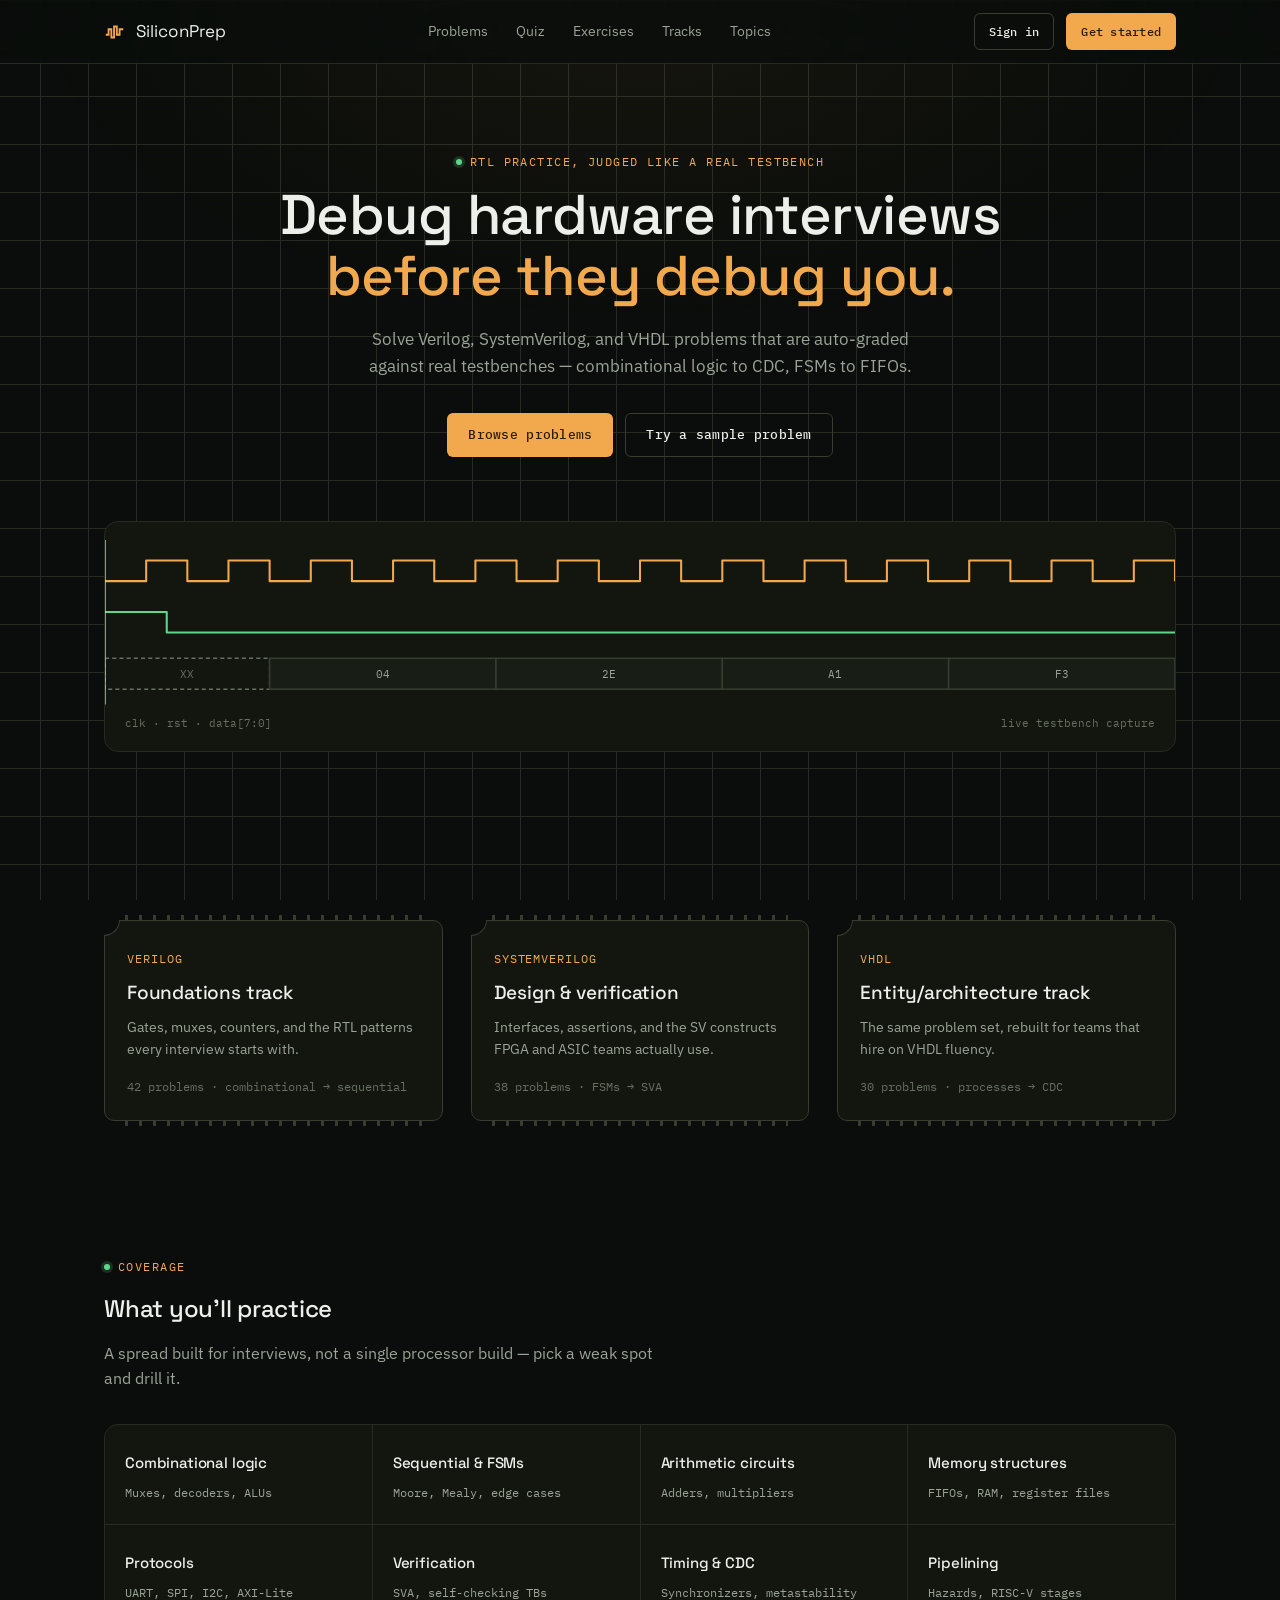
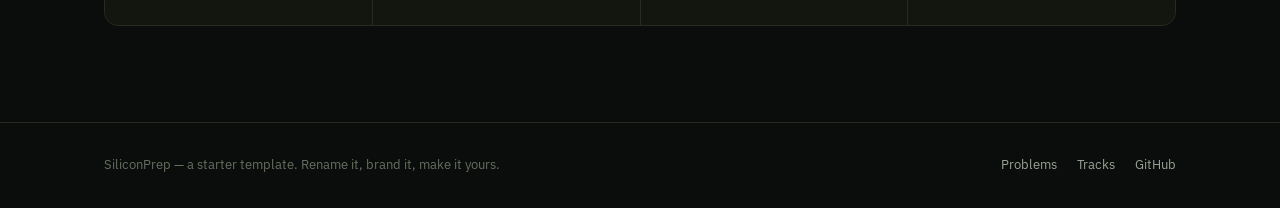
<file: siliconprep/index.html>
<!DOCTYPE html>
<html lang="en">
<head>
<meta charset="UTF-8">
<meta name="viewport" content="width=device-width, initial-scale=1.0">
<title>SiliconPrep — Practice Verilog, SystemVerilog &amp; VHDL interview problems</title>
<meta name="description" content="A LeetCode-style practice platform for hardware description languages. Solve Verilog, SystemVerilog and VHDL problems auto-graded against real testbenches.">
<link rel="icon" href="data:image/svg+xml,%3Csvg xmlns='http://www.w3.org/2000/svg' viewBox='0 0 24 24'%3E%3Crect width='24' height='24' rx='5' fill='%230a0d0b'/%3E%3Cpath d='M3 15h3v-6h3v9h3v-12h3v9h3v-6h4' stroke='%23f2a94e' stroke-width='2' fill='none'/%3E%3C/svg%3E">
<link rel="preconnect" href="https://fonts.googleapis.com">
<link rel="preconnect" href="https://fonts.gstatic.com" crossorigin>
<link href="https://fonts.googleapis.com/css2?family=IBM+Plex+Mono:wght@400;500&family=IBM+Plex+Sans:wght@400;500&family=Space+Grotesk:wght@500;600&display=swap" rel="stylesheet">
<link rel="stylesheet" href="style.css">
</head>
<body>

<nav class="nav">
  <div class="container">
    <a href="index.html" class="brand">
      <svg class="brand-mark" viewBox="0 0 24 24" fill="none" stroke="currentColor" stroke-width="2"><path d="M2 15h3v-6h3v9h3v-12h3v9h3v-6h4"/></svg>
      SiliconPrep
    </a>
    <div class="nav-links">
      <a href="problems.html">Problems</a>
      <a href="quiz.html">Quiz</a>
      <a href="c-exercises.html">Exercises</a>
      <a href="index.html#tracks">Tracks</a>
      <a href="index.html#practice">Topics</a>
    </div>
    <div class="nav-actions">
      <a href="#" class="btn btn-ghost btn-sm">Sign in</a>
      <a href="problems.html" class="btn btn-primary btn-sm">Get started</a>
    </div>
    <button class="nav-menu-btn" aria-label="Toggle menu" aria-expanded="false">
      <svg width="22" height="22" viewBox="0 0 24 24" fill="none" stroke="currentColor" stroke-width="2"><path d="M3 6h18M3 12h18M3 18h18"/></svg>
    </button>
  </div>
</nav>

<header class="hero">
  <div class="container">
    <div class="eyebrow" style="justify-content:center">RTL practice, judged like a real testbench</div>
    <h1>Debug hardware interviews <span class="hl">before they debug you.</span></h1>
    <p class="lead">Solve Verilog, SystemVerilog, and VHDL problems that are auto-graded against real testbenches — combinational logic to CDC, FSMs to FIFOs.</p>
    <div class="hero-actions">
      <a href="problems.html" class="btn btn-primary">Browse problems</a>
      <a href="problem.html" class="btn btn-ghost">Try a sample problem</a>
    </div>

    <div class="wave">
      <svg viewBox="0 0 1040 160" xmlns="http://www.w3.org/2000/svg" aria-hidden="true">
        <path d="M0,40 H40 V20 H80 V40 H120 V20 H160 V40 H200 V20 H240 V40 H280 V20 H320 V40 H360 V20 H400 V40 H440 V20 H480 V40 H520 V20 H560 V40 H600 V20 H640 V40 H680 V20 H720 V40 H760 V20 H800 V40 H840 V20 H880 V40 H920 V20 H960 V40 H1000 V20 H1040 V40" fill="none" stroke="#f2a94e" stroke-width="2" stroke-linejoin="round"/>
        <path d="M0,70 H60 V90 H1040" fill="none" stroke="#5fd68c" stroke-width="2" stroke-linejoin="round"/>
        <g font-family="IBM Plex Mono, monospace" font-size="11">
          <rect x="0" y="115" width="160" height="30" fill="none" stroke="#676f61" stroke-width="1.5" stroke-dasharray="4 3"/>
          <text x="80" y="134" text-anchor="middle" fill="#676f61">XX</text>
          <rect x="160" y="115" width="220" height="30" fill="#181d16" stroke="#363d2f" stroke-width="1.5"/>
          <text x="270" y="134" text-anchor="middle" fill="#9aa396">04</text>
          <rect x="380" y="115" width="220" height="30" fill="#181d16" stroke="#363d2f" stroke-width="1.5"/>
          <text x="490" y="134" text-anchor="middle" fill="#9aa396">2E</text>
          <rect x="600" y="115" width="220" height="30" fill="#181d16" stroke="#363d2f" stroke-width="1.5"/>
          <text x="710" y="134" text-anchor="middle" fill="#9aa396">A1</text>
          <rect x="820" y="115" width="220" height="30" fill="#181d16" stroke="#363d2f" stroke-width="1.5"/>
          <text x="930" y="134" text-anchor="middle" fill="#9aa396">F3</text>
        </g>
        <line class="wave-cursor" x1="0" y1="0" x2="0" y2="160" stroke="#ffc773" stroke-width="1.5" opacity="0.85"/>
      </svg>
      <div class="wave-labels">
        <span>clk · rst · data[7:0]</span>
        <span>live testbench capture</span>
      </div>
    </div>
  </div>
</header>

<section class="section" id="tracks">
  <div class="container">
    <div class="tracks">
      <div class="chip-card">
        <div class="chip-notch"></div>
        <div class="lang">Verilog</div>
        <h3>Foundations track</h3>
        <p>Gates, muxes, counters, and the RTL patterns every interview starts with.</p>
        <div class="topics">42 problems · combinational → sequential</div>
      </div>
      <div class="chip-card">
        <div class="chip-notch"></div>
        <div class="lang">SystemVerilog</div>
        <h3>Design &amp; verification</h3>
        <p>Interfaces, assertions, and the SV constructs FPGA and ASIC teams actually use.</p>
        <div class="topics">38 problems · FSMs → SVA</div>
      </div>
      <div class="chip-card">
        <div class="chip-notch"></div>
        <div class="lang">VHDL</div>
        <h3>Entity/architecture track</h3>
        <p>The same problem set, rebuilt for teams that hire on VHDL fluency.</p>
        <div class="topics">30 problems · processes → CDC</div>
      </div>
    </div>
  </div>
</section>

<section class="section" id="practice">
  <div class="container">
    <div class="section-head">
      <div class="eyebrow">Coverage</div>
      <h2>What you'll practice</h2>
      <p>A spread built for interviews, not a single processor build — pick a weak spot and drill it.</p>
    </div>
    <div class="topic-grid">
      <div class="topic-cell"><h4>Combinational logic</h4><span class="count">Muxes, decoders, ALUs</span></div>
      <div class="topic-cell"><h4>Sequential &amp; FSMs</h4><span class="count">Moore, Mealy, edge cases</span></div>
      <div class="topic-cell"><h4>Arithmetic circuits</h4><span class="count">Adders, multipliers</span></div>
      <div class="topic-cell"><h4>Memory structures</h4><span class="count">FIFOs, RAM, register files</span></div>
      <div class="topic-cell"><h4>Protocols</h4><span class="count">UART, SPI, I2C, AXI-Lite</span></div>
      <div class="topic-cell"><h4>Verification</h4><span class="count">SVA, self-checking TBs</span></div>
      <div class="topic-cell"><h4>Timing &amp; CDC</h4><span class="count">Synchronizers, metastability</span></div>
      <div class="topic-cell"><h4>Pipelining</h4><span class="count">Hazards, RISC-V stages</span></div>
    </div>
  </div>
</section>

<footer class="site-footer">
  <div class="container">
    <p>SiliconPrep — a starter template. Rename it, brand it, make it yours.</p>
    <div class="footer-links">
      <a href="problems.html">Problems</a>
      <a href="index.html#tracks">Tracks</a>
      <a href="#">GitHub</a>
    </div>
  </div>
</footer>

<script src="main.js"></script>
</body>
</html>
</file>
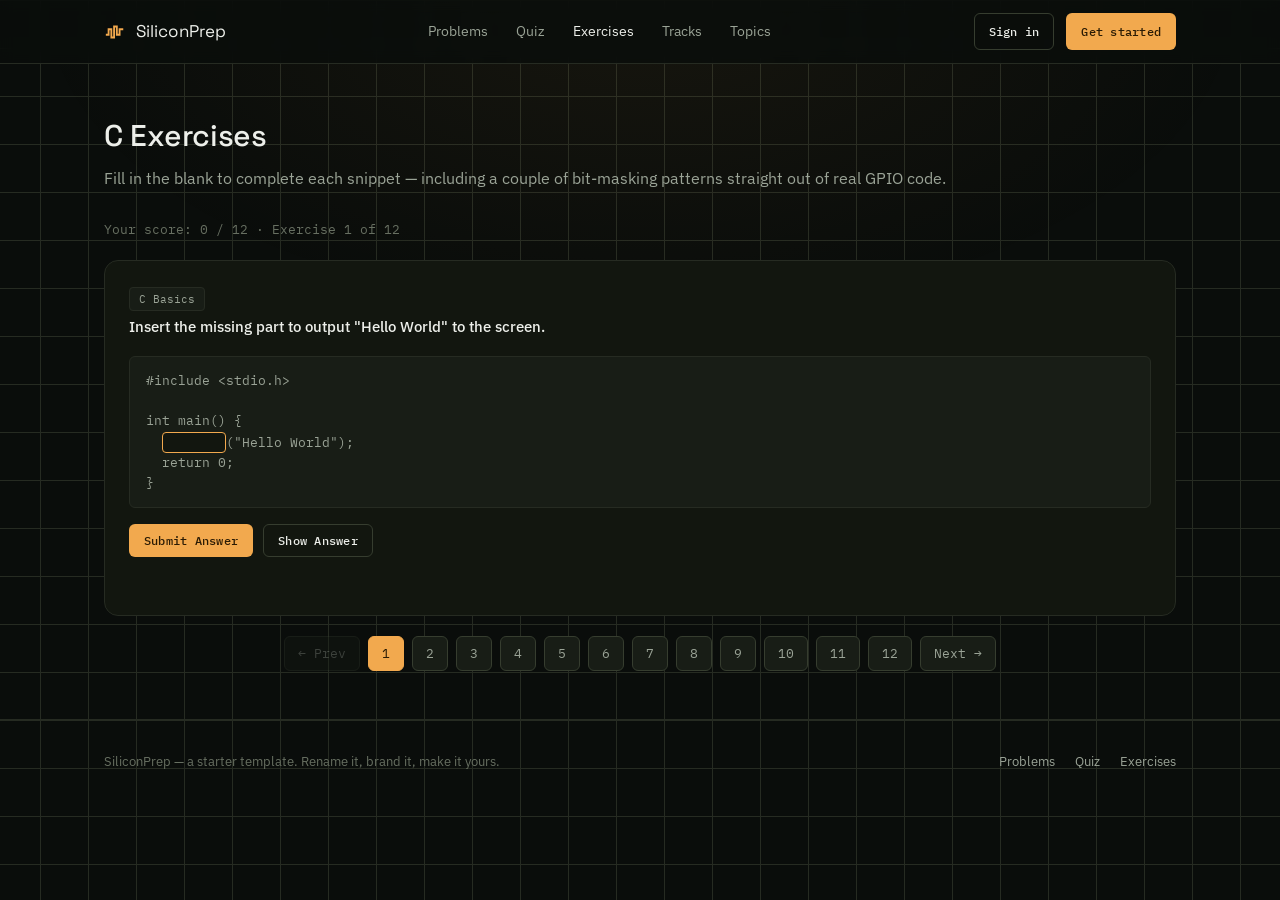
<file: siliconprep/c-exercises.html>
<!DOCTYPE html>
<html lang="en">
<head>
<meta charset="UTF-8">
<meta name="viewport" content="width=device-width, initial-scale=1.0">
<title>C Exercises — SiliconPrep</title>
<meta name="description" content="Fill-in-the-blank C coding exercises, including bit-masking patterns used in real GPIO/hardware code.">
<link rel="icon" href="data:image/svg+xml,%3Csvg xmlns='http://www.w3.org/2000/svg' viewBox='0 0 24 24'%3E%3Crect width='24' height='24' rx='5' fill='%230a0d0b'/%3E%3Cpath d='M3 15h3v-6h3v9h3v-12h3v9h3v-6h4' stroke='%23f2a94e' stroke-width='2' fill='none'/%3E%3C/svg%3E">
<link rel="preconnect" href="https://fonts.googleapis.com">
<link rel="preconnect" href="https://fonts.gstatic.com" crossorigin>
<link href="https://fonts.googleapis.com/css2?family=IBM+Plex+Mono:wght@400;500&family=IBM+Plex+Sans:wght@400;500&family=Space+Grotesk:wght@500;600&display=swap" rel="stylesheet">
<link rel="stylesheet" href="style.css">
</head>
<body>

<nav class="nav">
  <div class="container">
    <a href="index.html" class="brand">
      <svg class="brand-mark" viewBox="0 0 24 24" fill="none" stroke="currentColor" stroke-width="2"><path d="M2 15h3v-6h3v9h3v-12h3v9h3v-6h4"/></svg>
      SiliconPrep
    </a>
    <div class="nav-links">
      <a href="problems.html">Problems</a>
      <a href="quiz.html">Quiz</a>
      <a href="c-exercises.html" class="active">Exercises</a>
      <a href="index.html#tracks">Tracks</a>
      <a href="index.html#practice">Topics</a>
    </div>
    <div class="nav-actions">
      <a href="#" class="btn btn-ghost btn-sm">Sign in</a>
      <a href="problems.html" class="btn btn-primary btn-sm">Get started</a>
    </div>
    <button class="nav-menu-btn" aria-label="Toggle menu" aria-expanded="false">
      <svg width="22" height="22" viewBox="0 0 24 24" fill="none" stroke="currentColor" stroke-width="2"><path d="M3 6h18M3 12h18M3 18h18"/></svg>
    </button>
  </div>
</nav>

<div class="container">
  <div class="page-head">
    <h1>C Exercises</h1>
    <p>Fill in the blank to complete each snippet — including a couple of bit-masking patterns straight out of real GPIO code.</p>
  </div>

  <p class="quiz-summary" id="exercise-summary"></p>

  <div id="exercise-host"></div>

  <div class="quiz-pagination" id="exercise-pagination"></div>
</div>

<footer class="site-footer">
  <div class="container">
    <p>SiliconPrep — a starter template. Rename it, brand it, make it yours.</p>
    <div class="footer-links">
      <a href="problems.html">Problems</a>
      <a href="quiz.html">Quiz</a>
      <a href="c-exercises.html">Exercises</a>
    </div>
  </div>
</footer>

<script src="c-exercises-data.js"></script>
<script src="main.js"></script>
<script src="c-exercises.js"></script>
</body>
</html>
</file>
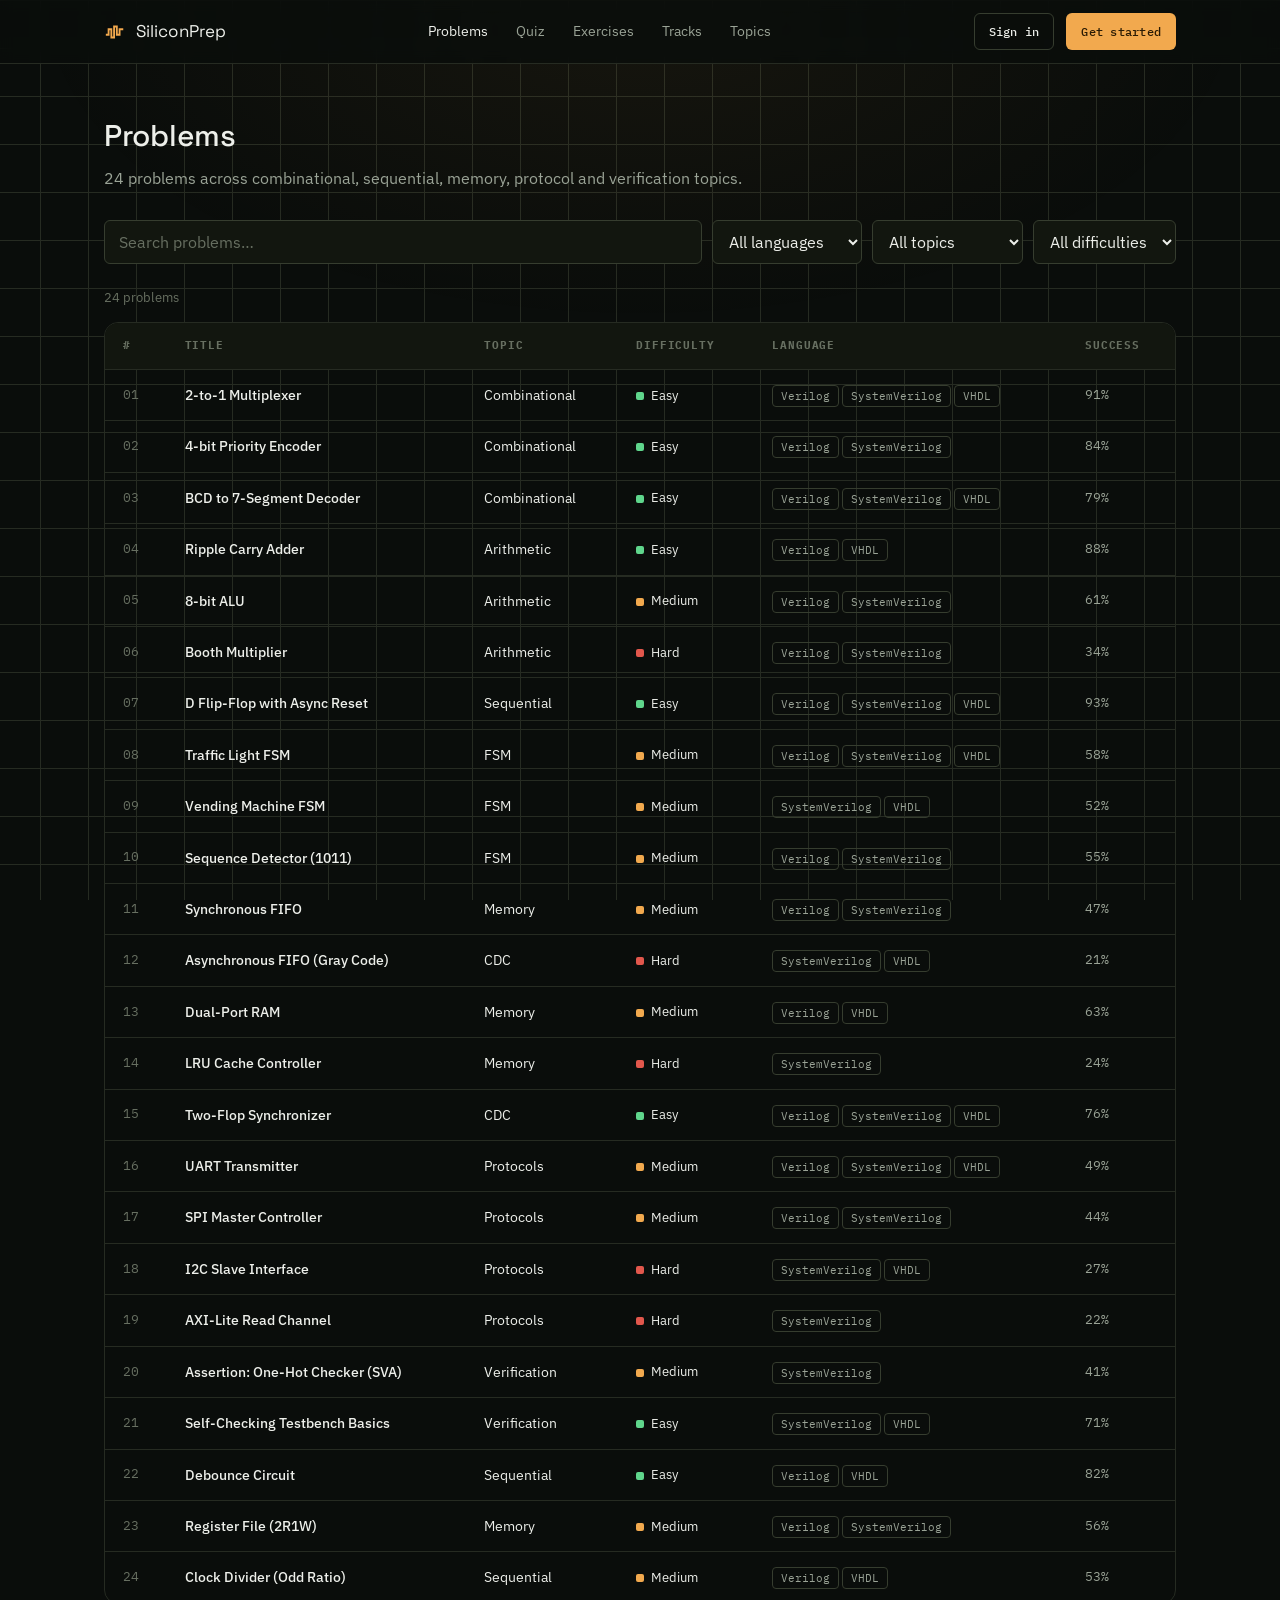
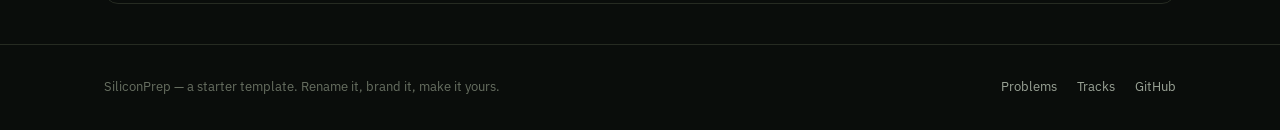
<file: siliconprep/problems.html>
<!DOCTYPE html>
<html lang="en">
<head>
<meta charset="UTF-8">
<meta name="viewport" content="width=device-width, initial-scale=1.0">
<title>Problems — SiliconPrep</title>
<meta name="description" content="Browse Verilog, SystemVerilog and VHDL practice problems by topic, language and difficulty.">
<link rel="icon" href="data:image/svg+xml,%3Csvg xmlns='http://www.w3.org/2000/svg' viewBox='0 0 24 24'%3E%3Crect width='24' height='24' rx='5' fill='%230a0d0b'/%3E%3Cpath d='M3 15h3v-6h3v9h3v-12h3v9h3v-6h4' stroke='%23f2a94e' stroke-width='2' fill='none'/%3E%3C/svg%3E">
<link rel="preconnect" href="https://fonts.googleapis.com">
<link rel="preconnect" href="https://fonts.gstatic.com" crossorigin>
<link href="https://fonts.googleapis.com/css2?family=IBM+Plex+Mono:wght@400;500&family=IBM+Plex+Sans:wght@400;500&family=Space+Grotesk:wght@500;600&display=swap" rel="stylesheet">
<link rel="stylesheet" href="style.css">
</head>
<body>

<nav class="nav">
  <div class="container">
    <a href="index.html" class="brand">
      <svg class="brand-mark" viewBox="0 0 24 24" fill="none" stroke="currentColor" stroke-width="2"><path d="M2 15h3v-6h3v9h3v-12h3v9h3v-6h4"/></svg>
      SiliconPrep
    </a>
    <div class="nav-links">
      <a href="problems.html" class="active">Problems</a>
      <a href="quiz.html">Quiz</a>
      <a href="c-exercises.html">Exercises</a>
      <a href="index.html#tracks">Tracks</a>
      <a href="index.html#practice">Topics</a>
    </div>
    <div class="nav-actions">
      <a href="#" class="btn btn-ghost btn-sm">Sign in</a>
      <a href="problems.html" class="btn btn-primary btn-sm">Get started</a>
    </div>
    <button class="nav-menu-btn" aria-label="Toggle menu" aria-expanded="false">
      <svg width="22" height="22" viewBox="0 0 24 24" fill="none" stroke="currentColor" stroke-width="2"><path d="M3 6h18M3 12h18M3 18h18"/></svg>
    </button>
  </div>
</nav>

<div class="container">
  <div class="page-head">
    <h1>Problems</h1>
    <p>24 problems across combinational, sequential, memory, protocol and verification topics.</p>
  </div>

  <div class="filter-bar">
    <input type="search" id="search" placeholder="Search problems…" aria-label="Search problems">
    <select id="filter-lang" aria-label="Filter by language">
      <option value="">All languages</option>
      <option value="verilog">Verilog</option>
      <option value="sv">SystemVerilog</option>
      <option value="vhdl">VHDL</option>
    </select>
    <select id="filter-topic" aria-label="Filter by topic">
      <option value="">All topics</option>
    </select>
    <select id="filter-difficulty" aria-label="Filter by difficulty">
      <option value="">All difficulties</option>
      <option value="easy">Easy</option>
      <option value="medium">Medium</option>
      <option value="hard">Hard</option>
    </select>
  </div>

  <p class="result-count" id="result-count"></p>

  <div class="problem-table-wrap">
    <table class="problem-table">
      <thead>
        <tr>
          <th>#</th>
          <th>Title</th>
          <th>Topic</th>
          <th>Difficulty</th>
          <th>Language</th>
          <th>Success</th>
        </tr>
      </thead>
      <tbody id="problem-rows"></tbody>
    </table>
  </div>
</div>

<footer class="site-footer">
  <div class="container">
    <p>SiliconPrep — a starter template. Rename it, brand it, make it yours.</p>
    <div class="footer-links">
      <a href="problems.html">Problems</a>
      <a href="index.html#tracks">Tracks</a>
      <a href="#">GitHub</a>
    </div>
  </div>
</footer>

<script src="problems-data.js"></script>
<script src="api.js"></script>
<script src="main.js"></script>
<script src="problems.js"></script>
</body>
</html>
</file>
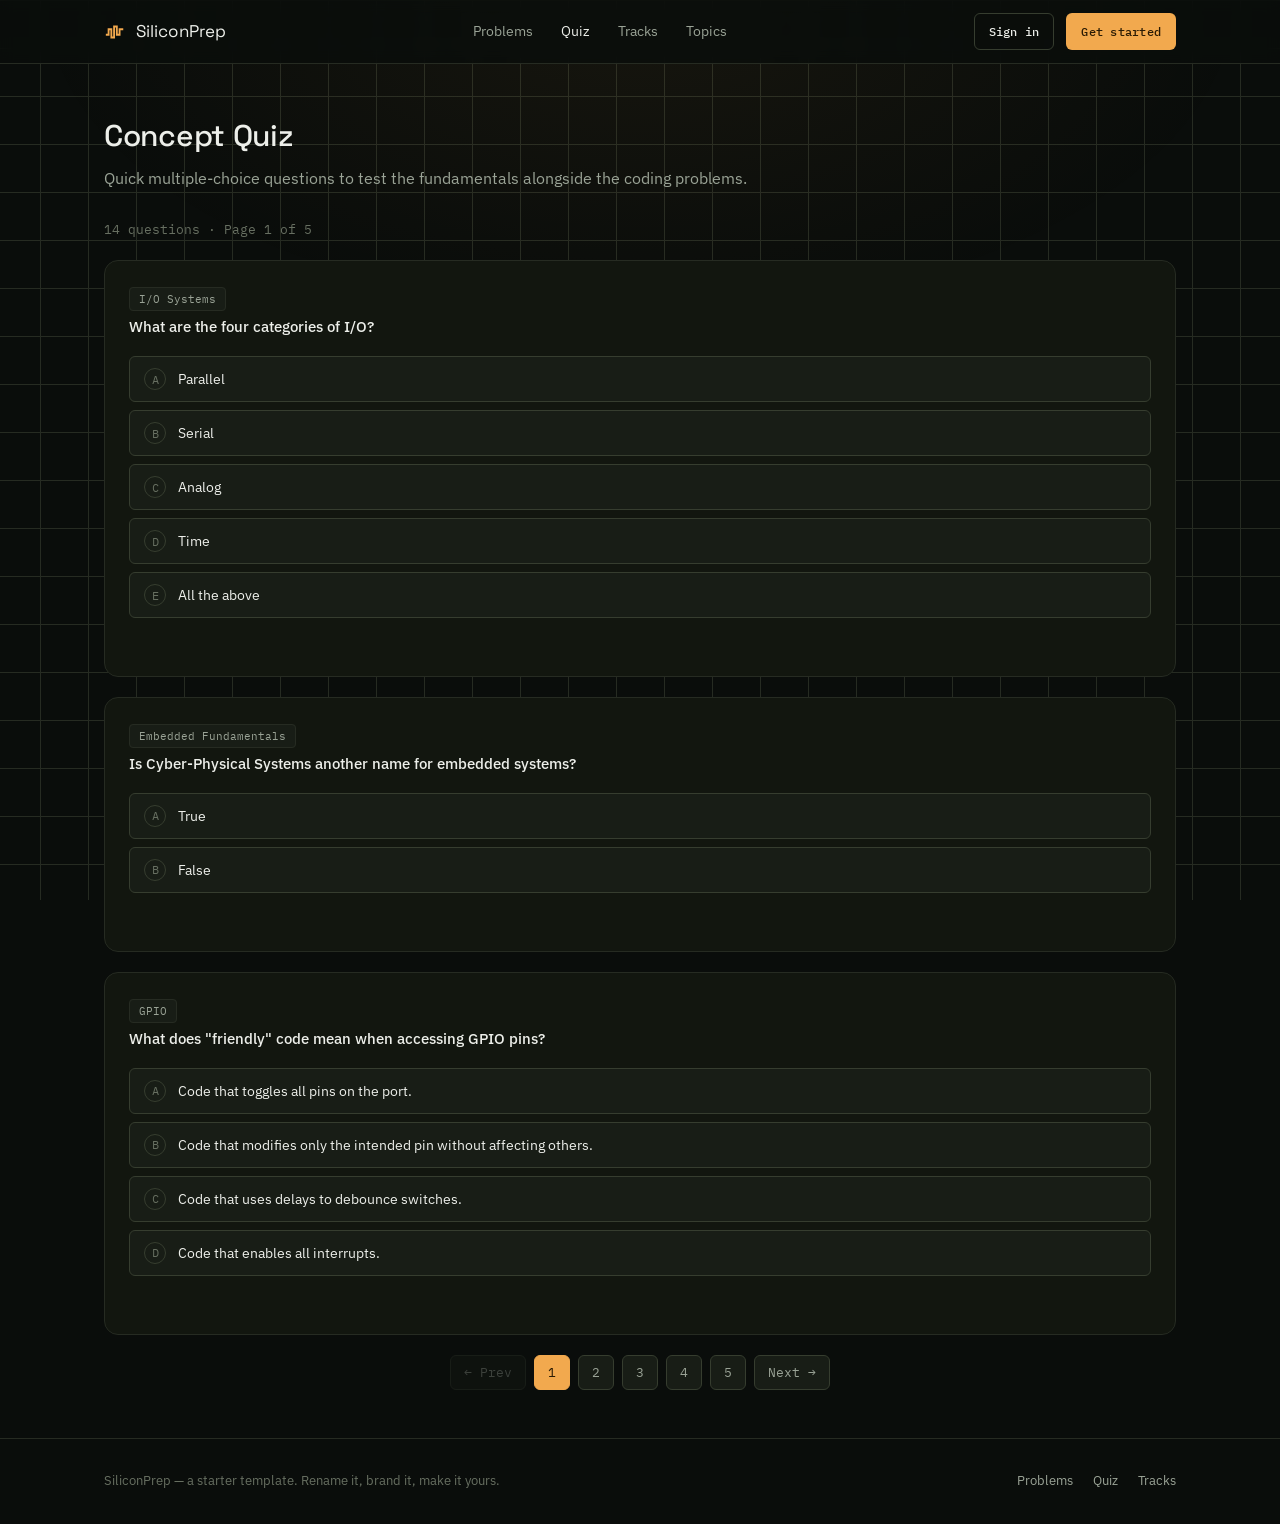
<file: siliconprep/quiz.html>
<!DOCTYPE html>
<html lang="en">
<head>
<meta charset="UTF-8">
<meta name="viewport" content="width=device-width, initial-scale=1.0">
<title>Quiz — SiliconPrep</title>
<meta name="description" content="Quick multiple-choice questions on embedded systems and hardware fundamentals.">
<link rel="icon" href="data:image/svg+xml,%3Csvg xmlns='http://www.w3.org/2000/svg' viewBox='0 0 24 24'%3E%3Crect width='24' height='24' rx='5' fill='%230a0d0b'/%3E%3Cpath d='M3 15h3v-6h3v9h3v-12h3v9h3v-6h4' stroke='%23f2a94e' stroke-width='2' fill='none'/%3E%3C/svg%3E">
<link rel="preconnect" href="https://fonts.googleapis.com">
<link rel="preconnect" href="https://fonts.gstatic.com" crossorigin>
<link href="https://fonts.googleapis.com/css2?family=IBM+Plex+Mono:wght@400;500&family=IBM+Plex+Sans:wght@400;500&family=Space+Grotesk:wght@500;600&display=swap" rel="stylesheet">
<link rel="stylesheet" href="style.css">
</head>
<body>

<nav class="nav">
  <div class="container">
    <a href="index.html" class="brand">
      <svg class="brand-mark" viewBox="0 0 24 24" fill="none" stroke="currentColor" stroke-width="2"><path d="M2 15h3v-6h3v9h3v-12h3v9h3v-6h4"/></svg>
      SiliconPrep
    </a>
    <div class="nav-links">
      <a href="problems.html">Problems</a>
      <a href="quiz.html" class="active">Quiz</a>
      <a href="index.html#tracks">Tracks</a>
      <a href="index.html#practice">Topics</a>
    </div>
    <div class="nav-actions">
      <a href="#" class="btn btn-ghost btn-sm">Sign in</a>
      <a href="problems.html" class="btn btn-primary btn-sm">Get started</a>
    </div>
    <button class="nav-menu-btn" aria-label="Toggle menu" aria-expanded="false">
      <svg width="22" height="22" viewBox="0 0 24 24" fill="none" stroke="currentColor" stroke-width="2"><path d="M3 6h18M3 12h18M3 18h18"/></svg>
    </button>
  </div>
</nav>

<div class="container">
  <div class="page-head">
    <h1>Concept Quiz</h1>
    <p>Quick multiple-choice questions to test the fundamentals alongside the coding problems.</p>
  </div>

  <p class="quiz-summary" id="quiz-summary"></p>

  <div id="quiz-list"></div>

  <div class="quiz-pagination" id="quiz-pagination"></div>
</div>

<footer class="site-footer">
  <div class="container">
    <p>SiliconPrep — a starter template. Rename it, brand it, make it yours.</p>
    <div class="footer-links">
      <a href="problems.html">Problems</a>
      <a href="quiz.html">Quiz</a>
      <a href="index.html#tracks">Tracks</a>
    </div>
  </div>
</footer>

<script src="quiz-data.js"></script>
<script src="main.js"></script>
<script src="quiz.js"></script>
</body>
</html>
</file>
<file: siliconprep/style.css>
/* =========================================================
   SiliconPrep — design tokens
   ========================================================= */
:root {
  --bg: #0a0d0b;
  --bg-elevated: #12160f;
  --bg-elevated-2: #181d16;
  --border: #262b22;
  --border-strong: #363d2f;

  --text-primary: #edefea;
  --text-secondary: #9aa396;
  --text-muted: #676f61;

  --accent: #f2a94e;
  --accent-strong: #ffc773;
  --accent-ink: #2b1b04;

  --signal-green: #5fd68c;
  --signal-green-ink: #0c2617;
  --signal-red: #e2574c;
  --signal-red-ink: #2e0f0c;

  --font-display: "Space Grotesk", sans-serif;
  --font-body: "IBM Plex Sans", sans-serif;
  --font-mono: "IBM Plex Mono", monospace;

  --radius: 6px;
  --radius-lg: 14px;
  --nav-h: 64px;
}

/* =========================================================
   Reset / base
   ========================================================= */
* { box-sizing: border-box; }
html { scroll-behavior: smooth; }
body {
  margin: 0;
  background: var(--bg);
  color: var(--text-primary);
  font-family: var(--font-body);
  font-size: 16px;
  line-height: 1.6;
  background-image:
    linear-gradient(var(--border) 1px, transparent 1px),
    linear-gradient(90deg, var(--border) 1px, transparent 1px);
  background-size: 48px 48px;
  background-position: center top;
  background-attachment: fixed;
}
body::before {
  content: "";
  position: fixed;
  inset: 0;
  background: radial-gradient(ellipse 80% 60% at 50% 0%, rgba(242, 169, 78, 0.06), transparent 60%);
  pointer-events: none;
  z-index: 0;
}
h1, h2, h3, h4 {
  font-family: var(--font-display);
  font-weight: 500;
  margin: 0 0 0.5em;
  letter-spacing: -0.01em;
  color: var(--text-primary);
}
p { margin: 0 0 1em; color: var(--text-secondary); }
a { color: inherit; text-decoration: none; }
img, svg { display: block; max-width: 100%; }
button, input, select { font-family: inherit; font-size: inherit; color: inherit; }
::selection { background: var(--accent); color: var(--accent-ink); }

a:focus-visible, button:focus-visible, input:focus-visible, select:focus-visible {
  outline: 2px solid var(--accent);
  outline-offset: 2px;
}

.container {
  max-width: 1120px;
  margin: 0 auto;
  padding: 0 24px;
  position: relative;
  z-index: 1;
}

.eyebrow {
  font-family: var(--font-mono);
  font-size: 12px;
  letter-spacing: 0.12em;
  text-transform: uppercase;
  color: var(--accent);
  display: flex;
  align-items: center;
  gap: 8px;
  margin-bottom: 14px;
}
.eyebrow::before {
  content: "";
  width: 6px;
  height: 6px;
  border-radius: 50%;
  background: var(--signal-green);
  box-shadow: 0 0 0 3px rgba(95, 214, 140, 0.18);
}

/* =========================================================
   Buttons
   ========================================================= */
.btn {
  display: inline-flex;
  align-items: center;
  justify-content: center;
  gap: 8px;
  padding: 11px 20px;
  border-radius: var(--radius);
  border: 1px solid transparent;
  font-family: var(--font-mono);
  font-size: 13px;
  font-weight: 500;
  letter-spacing: 0.02em;
  cursor: pointer;
  transition: background 0.15s ease, border-color 0.15s ease, transform 0.1s ease;
}
.btn:active { transform: translateY(1px); }
.btn-primary { background: var(--accent); color: var(--accent-ink); }
.btn-primary:hover { background: var(--accent-strong); }
.btn-ghost {
  background: transparent;
  border-color: var(--border-strong);
  color: var(--text-primary);
}
.btn-ghost:hover { border-color: var(--accent); color: var(--accent); }
.btn-sm { padding: 8px 14px; font-size: 12px; }
.btn-block { width: 100%; }

/* =========================================================
   Nav
   ========================================================= */
.nav {
  position: sticky;
  top: 0;
  z-index: 20;
  height: var(--nav-h);
  display: flex;
  align-items: center;
  border-bottom: 1px solid var(--border);
  background: rgba(10, 13, 11, 0.85);
  backdrop-filter: blur(8px);
}
.nav .container { display: flex; align-items: center; justify-content: space-between; width: 100%; }
.brand { display: flex; align-items: center; gap: 10px; font-family: var(--font-display); font-size: 17px; }
.brand-mark { width: 22px; height: 22px; color: var(--accent); }
.nav-links { display: flex; align-items: center; gap: 28px; }
.nav-links a {
  font-size: 14px;
  color: var(--text-secondary);
  transition: color 0.15s ease;
}
.nav-links a:hover, .nav-links a.active { color: var(--text-primary); }
.nav-actions { display: flex; align-items: center; gap: 12px; }
.nav-menu-btn { display: none; background: none; border: none; cursor: pointer; color: var(--text-primary); }

@media (max-width: 760px) {
  .nav-links { display: none; }
  .nav-menu-btn { display: block; }
}

/* =========================================================
   Hero + waveform signature
   ========================================================= */
.hero { padding: 88px 0 40px; text-align: center; }
.hero h1 {
  font-size: clamp(34px, 5vw, 56px);
  line-height: 1.08;
  max-width: 780px;
  margin: 0 auto 20px;
}
.hero h1 .hl { color: var(--accent); }
.hero .lead {
  max-width: 560px;
  margin: 0 auto 32px;
  font-size: 17px;
}
.hero-actions { display: flex; justify-content: center; gap: 12px; margin-bottom: 64px; }

.wave {
  position: relative;
  border: 1px solid var(--border);
  border-radius: var(--radius-lg);
  background: var(--bg-elevated);
  overflow: hidden;
  padding: 18px 0;
}
.wave svg { width: 100%; height: auto; display: block; }
.wave-cursor {
  animation: sweep 7s linear infinite;
}
@keyframes sweep {
  0% { transform: translateX(0); }
  100% { transform: translateX(1040px); }
}
@media (prefers-reduced-motion: reduce) {
  .wave-cursor { animation: none; }
}
.wave-labels {
  display: flex;
  justify-content: space-between;
  padding: 10px 20px 0;
  font-family: var(--font-mono);
  font-size: 11px;
  color: var(--text-muted);
}

/* =========================================================
   Chip cards (language tracks)
   ========================================================= */
.tracks {
  display: grid;
  grid-template-columns: repeat(3, 1fr);
  gap: 28px;
  padding: 72px 0 24px;
}
@media (max-width: 760px) { .tracks { grid-template-columns: 1fr; } }

.chip-card {
  position: relative;
  background: var(--bg-elevated);
  border: 1px solid var(--border-strong);
  border-radius: 10px;
  padding: 28px 22px 24px;
  transition: border-color 0.15s ease, transform 0.15s ease;
}
.chip-card:hover { border-color: var(--accent); transform: translateY(-2px); }
.chip-card::before, .chip-card::after {
  content: "";
  position: absolute;
  left: 20px;
  right: 20px;
  height: 6px;
  background-image: repeating-linear-gradient(90deg, var(--border-strong) 0 3px, transparent 3px 14px);
}
.chip-card::before { top: -6px; }
.chip-card::after { bottom: -6px; }
.chip-notch {
  position: absolute;
  top: -1px;
  left: -1px;
  width: 16px;
  height: 16px;
  border-bottom-right-radius: 16px;
  background: var(--bg);
  border-right: 1px solid var(--border-strong);
  border-bottom: 1px solid var(--border-strong);
}
.chip-card .lang {
  font-family: var(--font-mono);
  font-size: 12px;
  letter-spacing: 0.08em;
  color: var(--accent);
  text-transform: uppercase;
  margin-bottom: 10px;
}
.chip-card h3 { font-size: 19px; margin-bottom: 8px; }
.chip-card p { font-size: 14px; margin-bottom: 16px; }
.chip-card .topics { font-family: var(--font-mono); font-size: 12px; color: var(--text-muted); }

/* =========================================================
   Topic grid
   ========================================================= */
.section { padding: 56px 0; }
.section-head { max-width: 560px; margin-bottom: 32px; }
.section-head p { margin-bottom: 0; }

.topic-grid {
  display: grid;
  grid-template-columns: repeat(4, 1fr);
  gap: 1px;
  background: var(--border);
  border: 1px solid var(--border);
  border-radius: var(--radius-lg);
  overflow: hidden;
}
@media (max-width: 760px) { .topic-grid { grid-template-columns: repeat(2, 1fr); } }
.topic-cell {
  background: var(--bg-elevated);
  padding: 20px;
}
.topic-cell h4 { font-size: 15px; margin: 6px 0 4px; }
.topic-cell span.count { font-family: var(--font-mono); font-size: 12px; color: var(--text-secondary); }

/* =========================================================
   Footer
   ========================================================= */
.site-footer {
  border-top: 1px solid var(--border);
  padding: 32px 0;
  margin-top: 40px;
}
.site-footer .container {
  display: flex;
  justify-content: space-between;
  align-items: center;
  flex-wrap: wrap;
  gap: 16px;
}
.site-footer p { margin: 0; font-size: 13px; color: var(--text-muted); }
.footer-links { display: flex; gap: 20px; }
.footer-links a { font-size: 13px; color: var(--text-secondary); }
.footer-links a:hover { color: var(--text-primary); }

/* =========================================================
   Problems page
   ========================================================= */
.page-head { padding: 48px 0 28px; }
.page-head h1 { font-size: 30px; margin-bottom: 6px; }
.page-head p { margin: 0; }

.filter-bar {
  display: flex;
  flex-wrap: wrap;
  gap: 10px;
  padding-bottom: 24px;
}
.filter-bar input[type="search"] {
  flex: 1 1 220px;
  background: var(--bg-elevated);
  border: 1px solid var(--border-strong);
  border-radius: var(--radius);
  padding: 10px 14px;
  color: var(--text-primary);
}
.filter-bar select {
  background: var(--bg-elevated);
  border: 1px solid var(--border-strong);
  border-radius: var(--radius);
  padding: 10px 12px;
  color: var(--text-primary);
}
.filter-bar input::placeholder { color: var(--text-muted); }

.problem-table-wrap {
  border: 1px solid var(--border);
  border-radius: var(--radius-lg);
  overflow: hidden;
  margin-bottom: 20px;
}
table.problem-table { width: 100%; border-collapse: collapse; }
.problem-table thead th {
  text-align: left;
  font-family: var(--font-mono);
  font-size: 11px;
  letter-spacing: 0.08em;
  text-transform: uppercase;
  color: var(--text-muted);
  padding: 14px 18px;
  background: var(--bg-elevated);
  border-bottom: 1px solid var(--border);
}
.problem-table tbody tr {
  border-bottom: 1px solid var(--border);
  transition: background 0.12s ease;
}
.problem-table tbody tr:last-child { border-bottom: none; }
.problem-table tbody tr:hover { background: var(--bg-elevated); cursor: pointer; }
.problem-table td { padding: 14px 18px; font-size: 14px; vertical-align: middle; }
.problem-table td.title { color: var(--text-primary); font-weight: 500; }
.problem-table td.num { font-family: var(--font-mono); color: var(--text-muted); font-size: 13px; }
.problem-table td.rate { font-family: var(--font-mono); font-size: 13px; color: var(--text-secondary); }

.pip { display: inline-flex; align-items: center; gap: 7px; font-size: 13px; }
.pip::before { content: ""; width: 8px; height: 8px; border-radius: 2px; }
.pip.easy::before { background: var(--signal-green); }
.pip.medium::before { background: var(--accent); }
.pip.hard::before { background: var(--signal-red); }

.lang-tag {
  font-family: var(--font-mono);
  font-size: 11px;
  padding: 3px 8px;
  border-radius: 4px;
  border: 1px solid var(--border-strong);
  color: var(--text-secondary);
}
.result-count { font-size: 13px; color: var(--text-muted); margin-bottom: 14px; }

/* =========================================================
   Problem detail page
   ========================================================= */
.problem-shell {
  display: grid;
  grid-template-columns: 1fr 1fr;
  gap: 24px;
  padding: 28px 0 60px;
  align-items: start;
}
@media (max-width: 900px) { .problem-shell { grid-template-columns: 1fr; } }

.back-link {
  display: inline-flex;
  align-items: center;
  gap: 6px;
  font-family: var(--font-mono);
  font-size: 13px;
  color: var(--text-secondary);
  padding: 20px 0 0;
}
.back-link:hover { color: var(--accent); }

.panel {
  background: var(--bg-elevated);
  border: 1px solid var(--border);
  border-radius: var(--radius-lg);
  padding: 24px;
}
.problem-meta { display: flex; align-items: center; gap: 14px; margin-bottom: 6px; }
.problem-tags { display: flex; flex-wrap: wrap; gap: 8px; margin-bottom: 20px; }
.tag {
  font-family: var(--font-mono);
  font-size: 11px;
  padding: 4px 9px;
  border-radius: 4px;
  background: var(--bg-elevated-2);
  color: var(--text-secondary);
  border: 1px solid var(--border);
}
.panel h1 { font-size: 22px; margin-bottom: 12px; }
.panel h3 { font-size: 14px; margin: 22px 0 8px; color: var(--text-secondary); text-transform: uppercase; letter-spacing: 0.06em; font-family: var(--font-mono); font-weight: 500; }
.panel p, .panel li { font-size: 14.5px; }
.panel code {
  font-family: var(--font-mono);
  background: var(--bg-elevated-2);
  padding: 2px 6px;
  border-radius: 4px;
  font-size: 13px;
  color: var(--accent-strong);
}

.truth-table { width: 100%; border-collapse: collapse; font-family: var(--font-mono); font-size: 13px; margin-top: 8px; }
.truth-table th, .truth-table td {
  border: 1px solid var(--border);
  padding: 7px 12px;
  text-align: center;
}
.truth-table th { color: var(--text-muted); font-weight: 500; background: var(--bg-elevated-2); }

.editor-panel { position: sticky; top: calc(var(--nav-h) + 16px); padding: 0; overflow: hidden; }
.editor-toolbar {
  display: flex;
  align-items: center;
  justify-content: space-between;
  padding: 10px 14px;
  border-bottom: 1px solid var(--border);
  background: var(--bg-elevated-2);
}
.lang-tabs { display: flex; gap: 4px; }
.lang-tab {
  font-family: var(--font-mono);
  font-size: 12px;
  padding: 6px 12px;
  border-radius: 5px;
  color: var(--text-secondary);
  cursor: pointer;
  border: 1px solid transparent;
  background: none;
}
.lang-tab.active { color: var(--accent); background: rgba(242, 169, 78, 0.08); border-color: rgba(242, 169, 78, 0.3); }
.lang-tab:disabled { opacity: 0.35; cursor: not-allowed; }
.editor-toolbar .btn-group { display: flex; gap: 8px; }

.CodeMirror {
  height: 340px;
  font-family: var(--font-mono);
  font-size: 13px;
  background: var(--bg-elevated);
  color: var(--text-primary);
}
.CodeMirror-gutters { background: var(--bg-elevated); border-right: 1px solid var(--border); }
.CodeMirror-linenumber { color: var(--text-muted); }
.CodeMirror-cursor { border-left: 1px solid var(--accent); }
.cm-keyword { color: var(--accent); }
.cm-def, .cm-variable-2 { color: #8fd7c4; }
.cm-comment { color: var(--text-muted); font-style: italic; }
.cm-number, .cm-atom { color: #e08a5f; }
.cm-string { color: var(--signal-green); }

.console-panel { border-top: 1px solid var(--border); }
.console-head {
  display: flex;
  align-items: center;
  justify-content: space-between;
  padding: 10px 14px;
  font-family: var(--font-mono);
  font-size: 11px;
  letter-spacing: 0.06em;
  text-transform: uppercase;
  color: var(--text-muted);
}
.console-body {
  font-family: var(--font-mono);
  font-size: 12.5px;
  padding: 0 14px 16px;
  min-height: 90px;
  max-height: 220px;
  overflow-y: auto;
  color: var(--text-secondary);
  white-space: pre-wrap;
}
.console-body .ok { color: var(--signal-green); }
.console-body .fail { color: var(--signal-red); }
.console-body .muted { color: var(--text-muted); }

.status-badge {
  font-family: var(--font-mono);
  font-size: 12px;
  padding: 5px 11px;
  border-radius: 5px;
  display: inline-flex;
  align-items: center;
  gap: 6px;
}
.status-badge.pass { background: rgba(95, 214, 140, 0.12); color: var(--signal-green); }
.status-badge.fail { background: rgba(226, 87, 76, 0.12); color: var(--signal-red); }

@media (max-width: 900px) { .editor-panel { position: static; } }

/* =========================================================
   Quiz page
   ========================================================= */
.quiz-summary {
  font-family: var(--font-mono);
  font-size: 13px;
  color: var(--text-muted);
  margin-bottom: 20px;
}

.quiz-card { margin-bottom: 20px; }
.quiz-card .tag { margin-bottom: 10px; }

.quiz-question-text {
  font-size: 17px;
  font-weight: 500;
  color: var(--text-primary);
  margin: 4px 0 18px;
}

.quiz-options { display: flex; flex-direction: column; gap: 8px; }

.quiz-option {
  display: flex;
  align-items: flex-start;
  gap: 12px;
  width: 100%;
  text-align: left;
  background: var(--bg-elevated-2);
  border: 1px solid var(--border-strong);
  border-radius: var(--radius);
  padding: 11px 14px;
  color: var(--text-primary);
  font-size: 14px;
  cursor: pointer;
  transition: border-color 0.12s ease, background 0.12s ease;
}
.quiz-option:hover:not(:disabled) { border-color: var(--accent); }
.quiz-option:disabled { cursor: default; }
.quiz-option:disabled:not(.correct):not(.incorrect):not(.missed) { opacity: 0.5; }
.quiz-option-text { white-space: pre-wrap; line-height: 1.5; padding-top: 1px; }

.quiz-code {
  font-family: var(--font-mono);
  font-size: 13px;
  line-height: 1.55;
  white-space: pre;
  overflow-x: auto;
  background: var(--bg-elevated-2);
  border: 1px solid var(--border);
  border-radius: var(--radius);
  padding: 14px 16px;
  color: var(--text-secondary);
  margin: 0 0 16px;
}

.quiz-option-key {
  font-family: var(--font-mono);
  font-size: 12px;
  color: var(--text-muted);
  border: 1px solid var(--border-strong);
  border-radius: 50%;
  width: 22px;
  height: 22px;
  display: inline-flex;
  align-items: center;
  justify-content: center;
  flex-shrink: 0;
}
.quiz-option-key.checkbox { border-radius: 4px; }

.quiz-option.correct { border-color: var(--signal-green); background: rgba(95, 214, 140, 0.1); }
.quiz-option.correct .quiz-option-key { border-color: var(--signal-green); color: var(--signal-green); }
.quiz-option.incorrect { border-color: var(--signal-red); background: rgba(226, 87, 76, 0.1); }
.quiz-option.incorrect .quiz-option-key { border-color: var(--signal-red); color: var(--signal-red); }
.quiz-option.selected,
.quiz-option.missed { border-color: var(--accent); background: rgba(242, 169, 78, 0.08); }
.quiz-option.selected .quiz-option-key,
.quiz-option.missed .quiz-option-key { border-color: var(--accent); color: var(--accent); }

.quiz-hint {
  font-family: var(--font-mono);
  font-size: 12px;
  color: var(--text-muted);
  margin: -8px 0 12px;
}
.quiz-check-btn { margin-top: 14px; }

.quiz-feedback { margin-top: 14px; font-size: 13.5px; min-height: 20px; }
.quiz-feedback .ok-text { color: var(--signal-green); font-weight: 500; }
.quiz-feedback .fail-text { color: var(--signal-red); font-weight: 500; }
.quiz-retry {
  font-family: var(--font-mono);
  font-size: 12px;
  color: var(--accent);
  margin-left: 8px;
}
.quiz-retry:hover { color: var(--accent-strong); }

.quiz-pagination {
  display: flex;
  align-items: center;
  justify-content: center;
  flex-wrap: wrap;
  gap: 8px;
  margin: 8px 0 48px;
}
.quiz-page-btn {
  font-family: var(--font-mono);
  font-size: 13px;
  padding: 8px 13px;
  border-radius: var(--radius);
  border: 1px solid var(--border-strong);
  background: var(--bg-elevated-2);
  color: var(--text-secondary);
  cursor: pointer;
  transition: border-color 0.12s ease, background 0.12s ease, color 0.12s ease;
}
.quiz-page-btn:hover:not(:disabled):not(.active) { border-color: var(--accent); color: var(--text-primary); }
.quiz-page-btn.active { background: var(--accent); color: var(--accent-ink); border-color: var(--accent); }
.quiz-page-btn:disabled { opacity: 0.35; cursor: not-allowed; }

.quiz-feedback .muted-text { color: var(--text-muted); }

.exercise-blank {
  font-family: var(--font-mono);
  font-size: 13px;
  background: var(--bg-elevated);
  border: 1px solid var(--accent);
  border-radius: 4px;
  color: var(--text-primary);
  padding: 1px 6px;
  text-align: center;
  outline: none;
}
.exercise-blank:focus { border-color: var(--accent-strong); box-shadow: 0 0 0 2px rgba(242, 169, 78, 0.2); }
.exercise-blank.right { border-color: var(--signal-green); background: rgba(95, 214, 140, 0.12); color: var(--signal-green); }
.exercise-blank.wrong { border-color: var(--signal-red); background: rgba(226, 87, 76, 0.12); }
.exercise-actions { display: flex; gap: 10px; margin: 16px 0 4px; }
</file>
